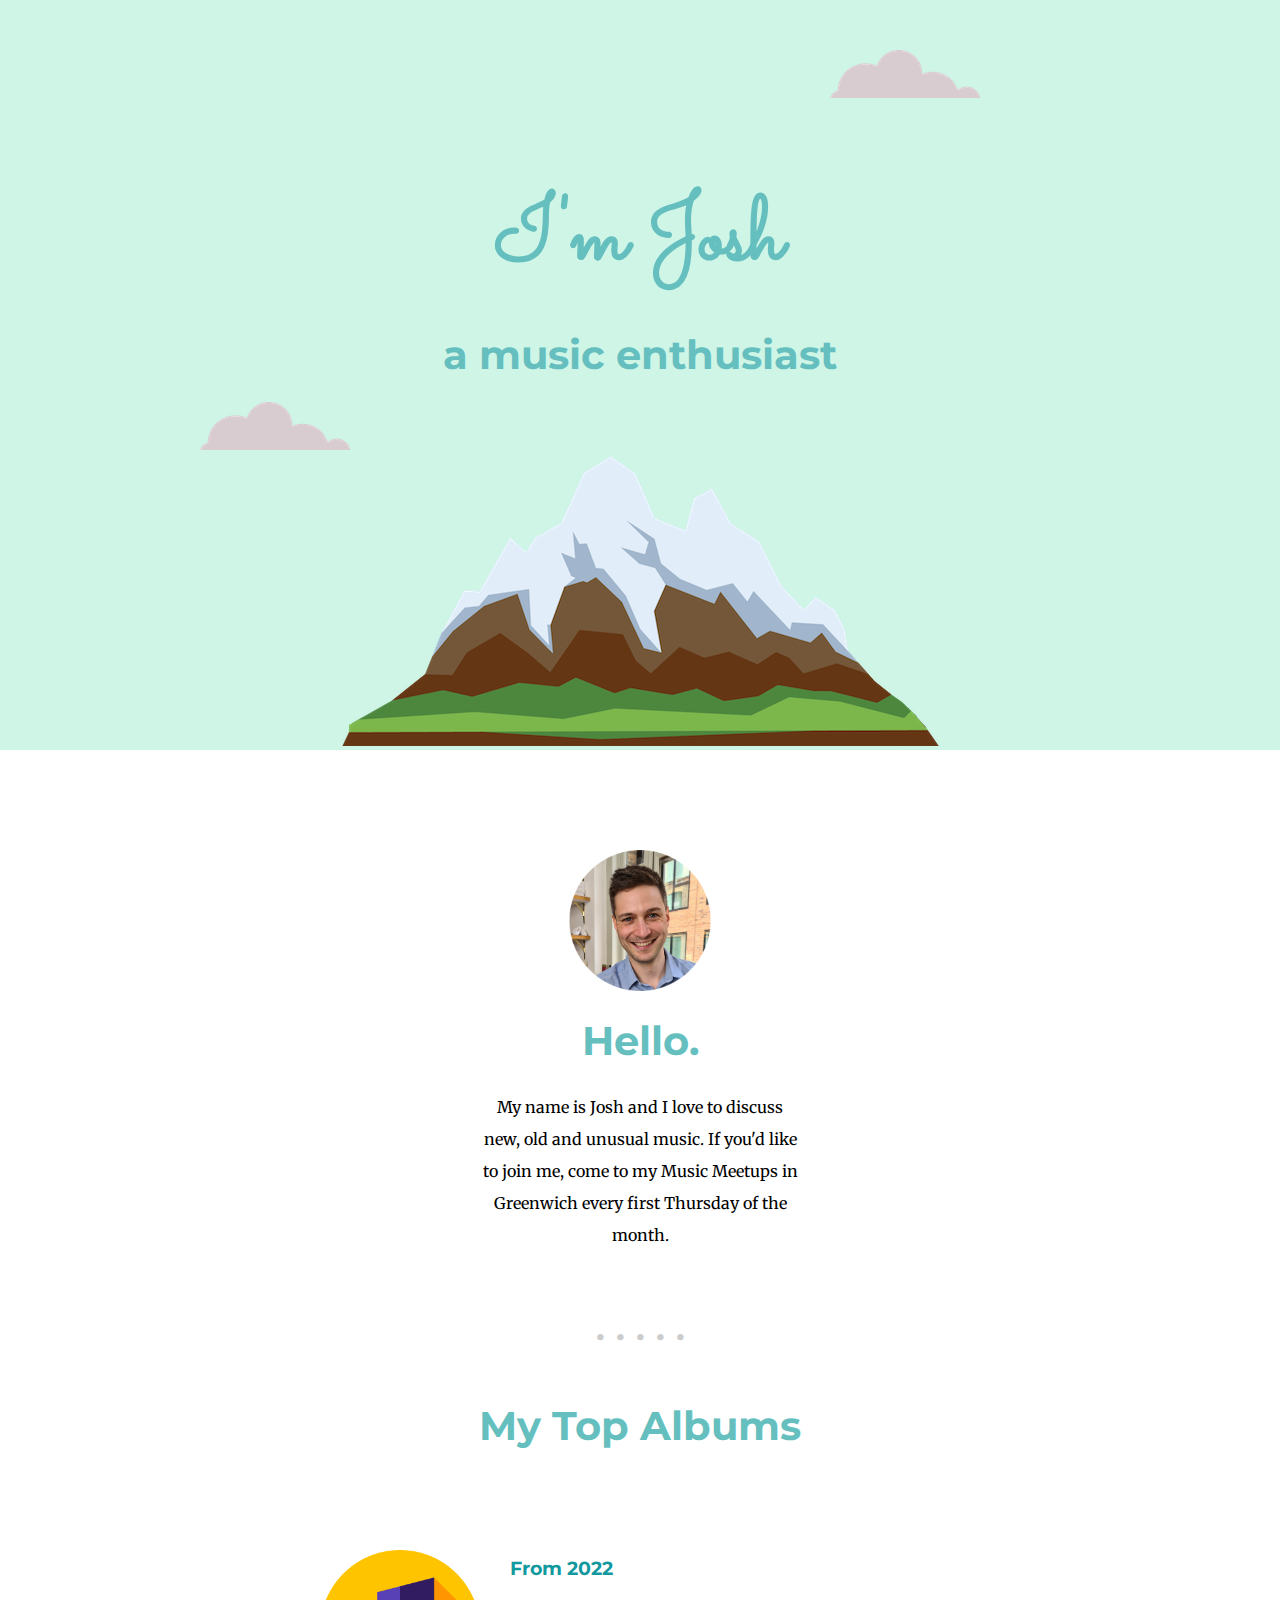
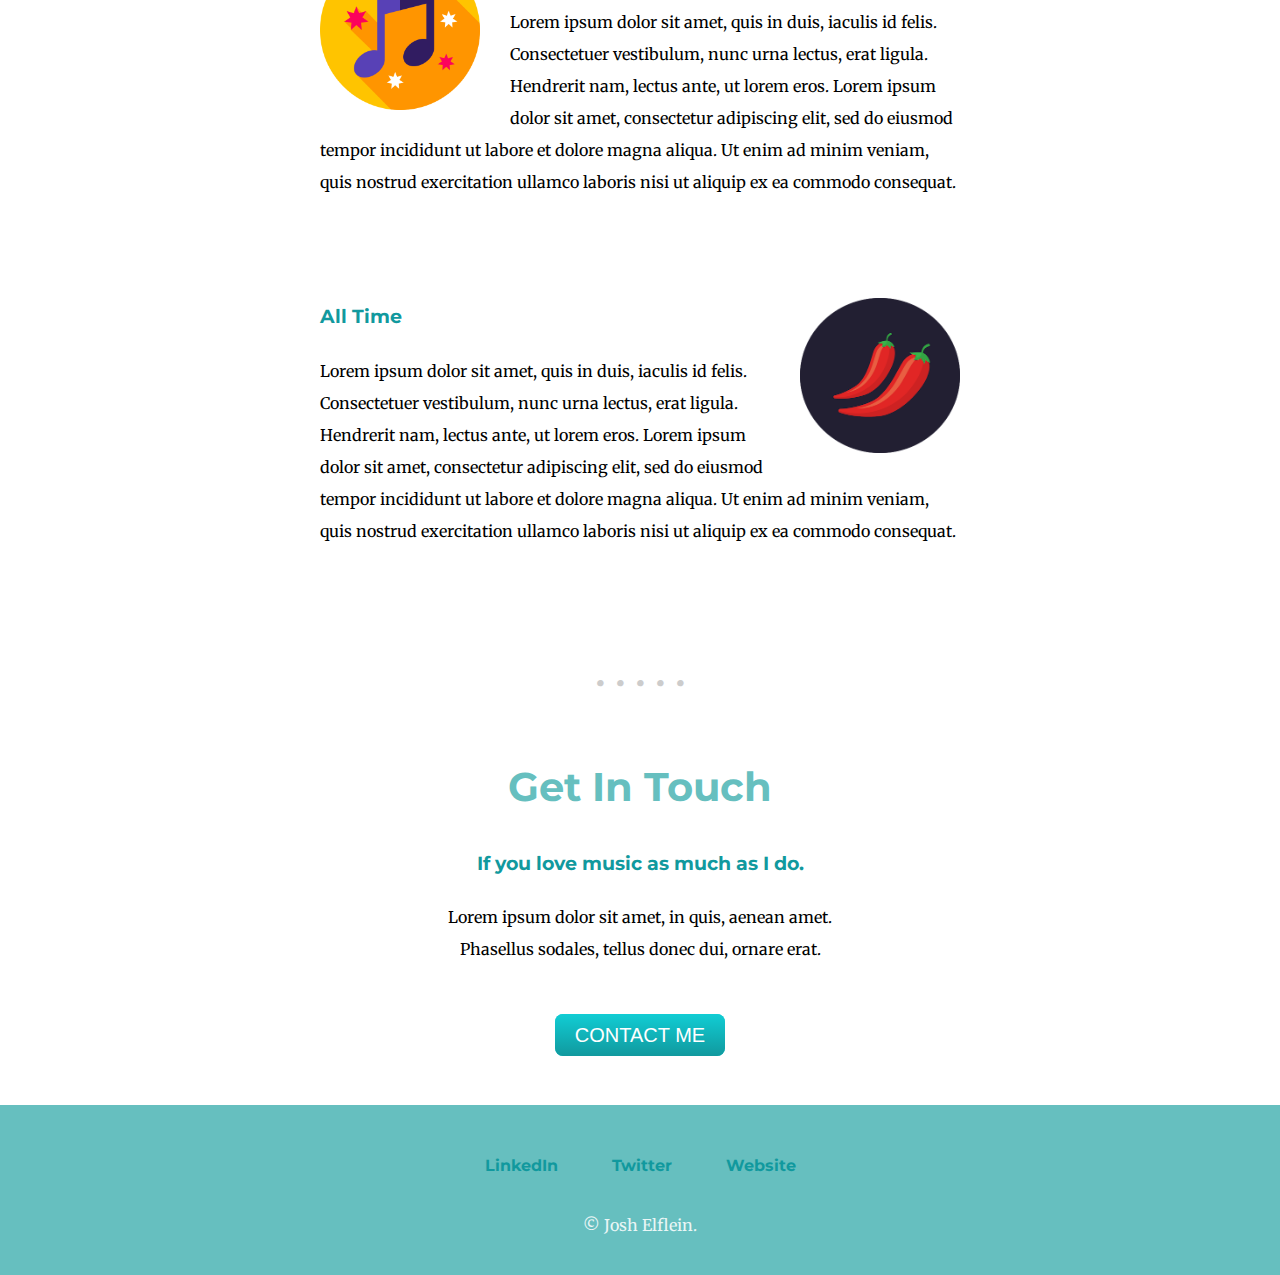
<file: index.html>
<!doctype html>
<html lang="en">
    <head>
        <meta charset="utf-8">
        <title>Jubilant Joshua</title>
        <link rel="stylesheet" href="css/main.css">   
        <!-- <link rel="stylesheet" href="css/normalize.css"> -->
        <link rel="apple-touch-icon" sizes="180x180" href="img/favicon/apple-touch-icon.png">
        <link rel="icon" type="image/png" sizes="32x32" href="img/favicon/favicon-32x32.png">
        <link rel="icon" type="image/png" sizes="16x16" href="img/favicon/favicon-16x16.png">
        <link rel="manifest" href="/site.webmanifest">
        <link rel="preconnect" href="https://fonts.googleapis.com">
<link rel="preconnect" href="https://fonts.gstatic.com" crossorigin>
<link href="https://fonts.googleapis.com/css2?family=Merriweather&family=Montserrat&family=Sacramento&display=swap" rel="stylesheet">
    </head>
    <body>
        <div class="top-container">
            <img class="top-cloud" src="img/cloud.png" alt="cloud">
            <h1>I'm Josh</h1>
            <h2>a music enthusiast</h2>
            <img class="bottom-cloud" src="img/cloud.png" alt="cloud">
            <img src="img/mountain.png" alt="mountain">
        </div>
        
        <div class="middle-container">
            <div class="profile">
              <img class="profile-img" src="img/josh-profile.png" alt="josh-profile">
              <h2>Hello.</h2>
              <p>My name is Josh and I love to discuss new, old and unusual music. If you'd like to join me, come to my Music Meetups in Greenwich every first Thursday of the month.</p> <!--Add some JS in here to generate the date of the next session-->
            </div>
            <p class="rule">. . . . .</p>
            <div class="skills">
              <h2>My Top Albums</h2>
              <div class="skill-row">
                <img class="music-img" src="img/music.png" alt="music icon">
                <h3>From 2022</h3>
                <p>Lorem ipsum dolor sit amet, quis in duis, iaculis id felis. Consectetuer vestibulum, nunc urna lectus, erat ligula. Hendrerit nam, lectus ante, ut lorem eros. Lorem ipsum dolor sit amet, consectetur adipiscing elit, sed do eiusmod tempor incididunt ut labore et dolore magna aliqua. Ut enim ad minim veniam, quis nostrud exercitation ullamco laboris nisi ut aliquip ex ea commodo consequat.</p>
              </div>
              <div class="skill-row">
                <img class="chilly-img" src="img/chillies.png" alt="hot">
                <h3>All Time</h3>
                <p>Lorem ipsum dolor sit amet, quis in duis, iaculis id felis. Consectetuer vestibulum, nunc urna lectus, erat ligula. Hendrerit nam, lectus ante, ut lorem eros. Lorem ipsum dolor sit amet, consectetur adipiscing elit, sed do eiusmod tempor incididunt ut labore et dolore magna aliqua. Ut enim ad minim veniam, quis nostrud exercitation ullamco laboris nisi ut aliquip ex ea commodo consequat.</p>
              </div>
            </div>
            <p class="rule">. . . . .</p>
            <div class="contact-me">
              <h2>Get In Touch</h2>
              <h3>If you love music as much as I do.</h3>
              <p>Lorem ipsum dolor sit amet, in quis, aenean amet. Phasellus sodales, tellus donec dui, ornare erat.</p>
              <a class="btn" href="mailto:joshuaelflein@gmail.com">CONTACT ME</a>
            </div>
          </div>
          
          
          <div class="bottom-container">
            <div class="links">
              <a class="footer-link" href="https://www.linkedin.com/">LinkedIn</a>
              <a class="center-link" href="https://twitter.com/">Twitter</a>
              <a class="footer-link" href="https://www.appbrewery.co/">Website</a>
            </div>
            <p>© Josh Elflein.</p>
          </div>
          
    </body>
</html>
</file>
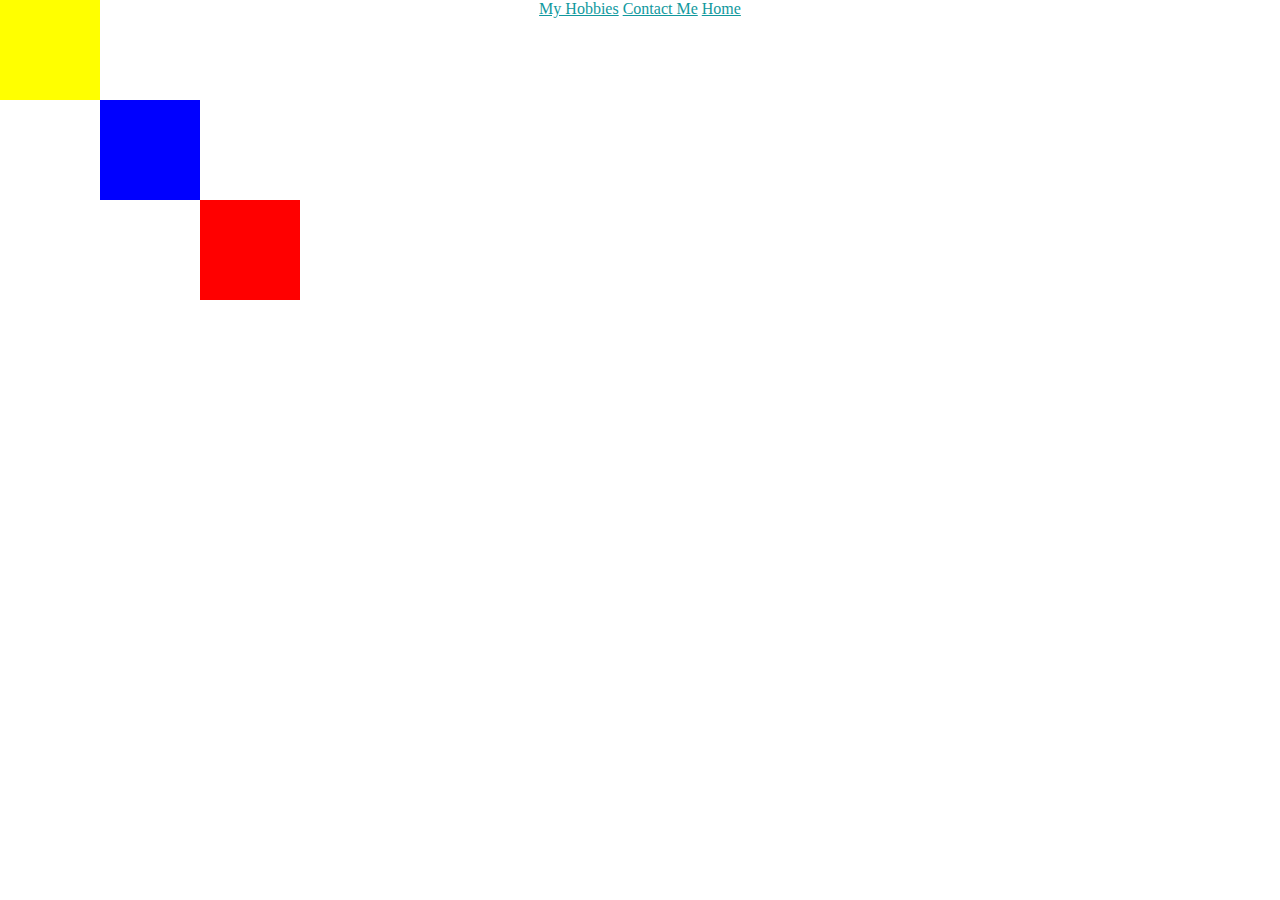
<file: contact.html>
<!doctype html>
<html lang="en">
    <head>
        <meta charset="utf-8">
        <title>Jubilant Joshua</title>
         <link rel="stylesheet" href="css/main.css">   
        <link rel="stylesheet" href="css/normalize.css">    
    </head>
    <body>
        <div class="div-1"></div>
        <div class="div-2"></div>
        <div class="div-3"></div>
<!--          <h1>My Contact Details</h1>
        <p>Address</p>
        <p>07834392929</p>
        <p>joshua.elflein@gmail.com</p>

        <form class="" action="mailto:joshua.elflein@gmail.com" method="post">
            <label>Your Name:</label>
            <input type="text" name="yourName" value=""><br>
            <label>Your Email:</label>
            <input type="email" name="yourEmail" value=""><br>
            <label>Your Message:</label><br>
            <textarea name="name" rows="10" cols="30"></textarea><br>
            <input type="submit" name="yourMessage">
        </form>
    </body>
    <br>
    <hr> -->
    </body>
    <footer>
        <a href="https://www.youtube.com/watch?v=YRvFNf2FuZM">My Hobbies</a>
        <a href="contact.html">Contact Me</a>
        <a href="index.html">Home</a>
    </footer>
</html>
</file>
<file: css/main.css>
/*****MAIN*****/
html {
    margin: 0;
}

body {
    margin: 0;
    padding: 0;
    text-align: center;
    font-family: 'Merriweather', serif;
}

/*****HOME*****/

/**** Top Section ****/

.top-container {
    background-color: #CFF5E7;
    position: relative;
    padding-top: 100px;
}

h1 {
    margin-top: 50px;
    margin-bottom: 0;
    font-family: 'Sacramento', cursive;
    font-size: 5.625rem;
    color: #66BFBF;
    line-height: 2;
}

h2 {
    font-family: 'Montserrat', sans-serif; 
    font-size: 2.5rem;  
    margin-top: 0; 
    margin-bottom: 10px;
    color: #66BFBF;
}

h3 {
    font-family: 'Montserrat', sans-serif;
    color: #11999e;
}

.top-cloud {
    position: absolute;
    right: 300px;
    top: 50px; 
}

.bottom-cloud {
    position: absolute;
    left: 200px;
    bottom: 300px;
}


/**** Main Section ****/

.profile-img {
    width: 40%;
}

a {
    color: #11999e;
}

.profile {
    padding-top: 100px;
    width: 50%;
    margin: 0 auto 50px auto;
    line-height: 2;
}

.profile p {
    width: 50%;
    margin: 0 auto;
}


.skill-row {
    width: 50%;
    margin: 100px auto 100px auto;
    text-align: left;
    line-height: 2;
}

.music-img {
    width: 25%;
    float: left;
    margin-right: 30px;
}

.chilly-img {
    width: 25%;
    float: right;
    margin-left: 30px;
}


.rule {
    color: #cccccc;
    width: 50%;
    margin: 50px auto;
    font-weight: bold;
    font-size: 2.5em;
}

/**** Footer ****/

.contact-me {
    width: 70%;
    margin: 0 auto 50px auto;
    line-height: 2;
}

.contact-me p {
    width: 50%;
    margin: 0 auto 50px auto;
}

.btn {
    background: #11cdd4;
    background-image: -webkit-linear-gradient(top, #11cdd4, #11999e);
    background-image: -moz-linear-gradient(top, #11cdd4, #11999e);
    background-image: -ms-linear-gradient(top, #11cdd4, #11999e);
    background-image: -o-linear-gradient(top, #11cdd4, #11999e);
    background-image: linear-gradient(to bottom, #11cdd4, #11999e);
    -webkit-border-radius: 8;
    -moz-border-radius: 8;
    border-radius: 8px;
    font-family: Arial;
    color: #ffffff;
    font-size: 20px;
    padding: 10px 20px 10px 20px;
    text-decoration: none;
  }
  
  .btn:hover {
    background: #30e3cb;
    background-image: -webkit-linear-gradient(top, #30e3cb, #2bc4ad);
    background-image: -moz-linear-gradient(top, #30e3cb, #2bc4ad);
    background-image: -ms-linear-gradient(top, #30e3cb, #2bc4ad);
    background-image: -o-linear-gradient(top, #30e3cb, #2bc4ad);
    background-image: linear-gradient(to bottom, #30e3cb, #2bc4ad);
    text-decoration: none;
  }

/**** Bottom ****/

.bottom-container {
    background-color: #66BFBF;
    color: #eaf6f6;
    height: 120px;
    width: 100%;
    padding-top: 50px;
}

.bottom-container a {
    color: #11999e;
    text-decoration: none;
    font-family: 'Montserrat', sans-serif;
    font-weight: bold;

}

.center-link {
    margin: 0 50px 0 50px;
}

.links {
    width: 50%;
    margin: 0 auto 40px auto;
}




/*****CONTACT PAGE*****/

.div-1 {
    background-color: red;
    height: 100px;
    width: 100px;  
    position: absolute; 
    left: 200px;
    top: 200px;
}

.div-2 {
    background-color: blue;
    height: 100px;
    width: 100px; 
    position: absolute;
    left: 100px;
    top: 100px;
}

.div-3 {
    background-color: yellow;
    height: 100px;
    width: 100px; 
    position: absolute;
}
</file>
